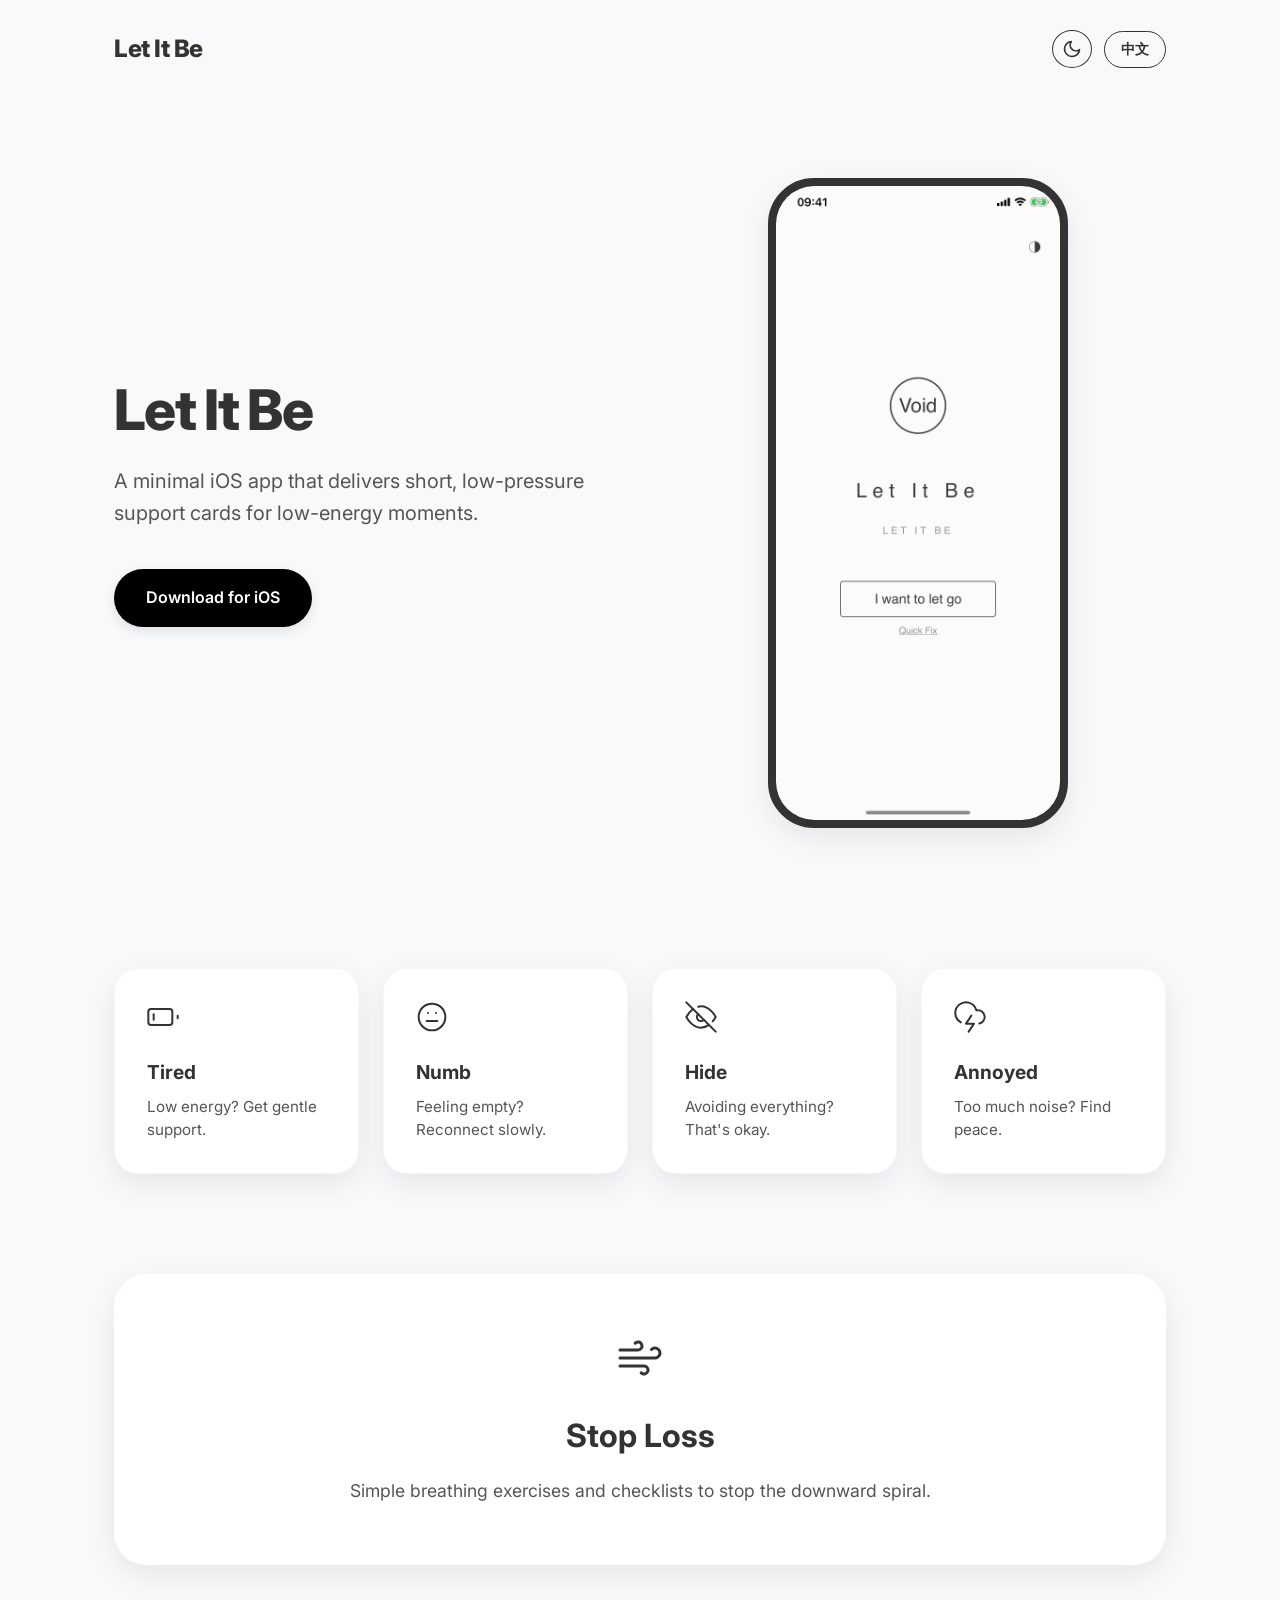
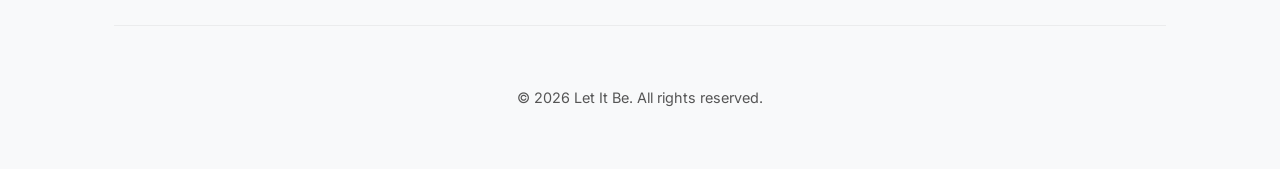
<file: web/index.html>
<!DOCTYPE html>
<html lang="en">
<head>
    <meta charset="UTF-8">
    <meta name="viewport" content="width=device-width, initial-scale=1.0">
    <title>Let It Be - Minimal Support</title>
    <link rel="stylesheet" href="styles.css">
    <link rel="preconnect" href="https://fonts.googleapis.com">
    <link rel="preconnect" href="https://fonts.gstatic.com" crossorigin>
    <link href="https://fonts.googleapis.com/css2?family=Inter:wght@400;500;600;800&display=swap" rel="stylesheet">
</head>
<body>
    <div class="container">
        <header>
            <div class="logo" data-i18n="app_name">Let It Be</div>
            <div class="controls">
                <button id="themeToggle" class="icon-btn" aria-label="Toggle Theme">
                    <!-- Sun Icon -->
                    <svg class="icon-sun" xmlns="http://www.w3.org/2000/svg" width="20" height="20" viewBox="0 0 24 24" fill="none" stroke="currentColor" stroke-width="2" stroke-linecap="round" stroke-linejoin="round"><circle cx="12" cy="12" r="5"></circle><line x1="12" y1="1" x2="12" y2="3"></line><line x1="12" y1="21" x2="12" y2="23"></line><line x1="4.22" y1="4.22" x2="5.64" y2="5.64"></line><line x1="18.36" y1="18.36" x2="19.78" y2="19.78"></line><line x1="1" y1="12" x2="3" y2="12"></line><line x1="21" y1="12" x2="23" y2="12"></line><line x1="4.22" y1="19.78" x2="5.64" y2="18.36"></line><line x1="18.36" y1="5.64" x2="19.78" y2="4.22"></line></svg>
                    <!-- Moon Icon (hidden by default via CSS) -->
                    <svg class="icon-moon" xmlns="http://www.w3.org/2000/svg" width="20" height="20" viewBox="0 0 24 24" fill="none" stroke="currentColor" stroke-width="2" stroke-linecap="round" stroke-linejoin="round"><path d="M21 12.79A9 9 0 1 1 11.21 3 7 7 0 0 0 21 12.79z"></path></svg>
                </button>
                <button id="langToggle" class="lang-switch">中文</button>
            </div>
        </header>

        <section class="hero">
            <div class="hero-content">
                <h1 data-i18n="hero_title">Let It Be</h1>
                <p data-i18n="hero_subtitle">A minimal iOS app that delivers short, low-pressure support cards for low-energy moments.</p>
                <div class="cta-group">
                    <a href="#" class="btn-download" data-i18n="cta_download">Download for iOS</a>
                </div>
            </div>
            <div class="hero-image">
                <div class="phone-frame">
                    <!-- Image source will be set by JS -->
                    <img id="hero-phone-img" src="" alt="Let It Be App Screen">
                </div>
            </div>
        </section>

        <section class="features">
            <div class="grid">
                <div class="feature-card">
                    <span class="card-icon">
                        <!-- Battery Low -->
                        <svg xmlns="http://www.w3.org/2000/svg" width="32" height="32" viewBox="0 0 24 24" fill="none" stroke="currentColor" stroke-width="1.5" stroke-linecap="round" stroke-linejoin="round"><rect x="1" y="6" width="18" height="12" rx="2" ry="2"></rect><line x1="23" y1="13" x2="23" y2="11"></line><line x1="5" y1="10" x2="5" y2="14"></line></svg>
                    </span>
                    <h3 data-i18n="state_tired">Tired</h3>
                    <p data-i18n="state_tired_desc">Low energy? Get gentle support.</p>
                </div>
                <div class="feature-card">
                    <span class="card-icon">
                        <!-- Numb / Circle -->
                        <svg xmlns="http://www.w3.org/2000/svg" width="32" height="32" viewBox="0 0 24 24" fill="none" stroke="currentColor" stroke-width="1.5" stroke-linecap="round" stroke-linejoin="round"><circle cx="12" cy="12" r="10"></circle><line x1="8" y1="15" x2="16" y2="15"></line><line x1="9" y1="9" x2="9.01" y2="9"></line><line x1="15" y1="9" x2="15.01" y2="9"></line></svg>
                    </span>
                    <h3 data-i18n="state_numb">Numb</h3>
                    <p data-i18n="state_numb_desc">Feeling empty? Reconnect slowly.</p>
                </div>
                <div class="feature-card">
                    <span class="card-icon">
                        <!-- Hide / Eye Off -->
                        <svg xmlns="http://www.w3.org/2000/svg" width="32" height="32" viewBox="0 0 24 24" fill="none" stroke="currentColor" stroke-width="1.5" stroke-linecap="round" stroke-linejoin="round"><path d="M17.94 17.94A10.07 10.07 0 0 1 12 20c-7 0-11-8-11-8a18.45 18.45 0 0 1 5.06-5.94M9.9 4.24A9.12 9.12 0 0 1 12 4c7 0 11 8 11 8a18.5 18.5 0 0 1-2.16 3.19m-6.72-1.07a3 3 0 1 1-4.24-4.24"></path><line x1="1" y1="1" x2="23" y2="23"></line></svg>
                    </span>
                    <h3 data-i18n="state_hide">Hide</h3>
                    <p data-i18n="state_hide_desc">Avoiding everything? That's okay.</p>
                </div>
                <div class="feature-card">
                    <span class="card-icon">
                        <!-- Annoyed / Cloud Lightning -->
                        <svg xmlns="http://www.w3.org/2000/svg" width="32" height="32" viewBox="0 0 24 24" fill="none" stroke="currentColor" stroke-width="1.5" stroke-linecap="round" stroke-linejoin="round"><path d="M19 16.9A5 5 0 0 0 18 7h-1.26a8 8 0 1 0-11.62 9"></path><polyline points="13 11 9 17 15 17 11 23"></polyline></svg>
                    </span>
                    <h3 data-i18n="state_annoyed">Annoyed</h3>
                    <p data-i18n="state_annoyed_desc">Too much noise? Find peace.</p>
                </div>
            </div>
        </section>
        
        <section class="stoploss-banner">
             <div class="stoploss-content">
                <span class="big-icon">
                    <!-- Wind -->
                    <svg xmlns="http://www.w3.org/2000/svg" width="48" height="48" viewBox="0 0 24 24" fill="none" stroke="currentColor" stroke-width="1.5" stroke-linecap="round" stroke-linejoin="round"><path d="M9.59 4.59A2 2 0 1 1 11 8H2m10.59 11.41A2 2 0 1 0 14 16H2m15.73-8.27A2.5 2.5 0 1 1 19.5 12H2"></path></svg>
                </span>
                <h2 data-i18n="feature_stoploss">Stop Loss</h2>
                <p data-i18n="feature_stoploss_desc">Simple breathing exercises and checklists to stop the downward spiral.</p>
             </div>
        </section>

        <footer>
            <p data-i18n="footer_copy">&copy; 2026 Let It Be. All rights reserved.</p>
        </footer>
    </div>

    <script src="script.js"></script>
</body>
</html>
</file>
<file: web/styles.css>
/* Reset & Base */
:root {
    --bg-color: #f8f9fa;
    --text-color: #333;
    --accent-color: #555;
    --card-bg: #ffffff;
    --font-main: 'Inter', -apple-system, BlinkMacSystemFont, sans-serif;
    --transition-speed: 0.3s;
    --primary-btn: #000;
    --primary-btn-text: #fff;
    --shadow-soft: 0 10px 30px rgba(0,0,0,0.08);
    --shadow-hover: 0 15px 40px rgba(0,0,0,0.12);
}

[data-theme="dark"] {
    --bg-color: #111;
    --text-color: #eee;
    --card-bg: #222;
    --accent-color: #aaa;
    --primary-btn: #fff;
    --primary-btn-text: #000;
    --shadow-soft: 0 10px 30px rgba(0,0,0,0.3);
    --shadow-hover: 0 15px 40px rgba(0,0,0,0.4);
}

* {
    box-sizing: border-box;
    margin: 0;
    padding: 0;
}

body {
    font-family: var(--font-main);
    background-color: var(--bg-color);
    color: var(--text-color);
    line-height: 1.6;
    transition: background-color var(--transition-speed), color var(--transition-speed);
    -webkit-font-smoothing: antialiased;
}

.container {
    max-width: 1100px;
    margin: 0 auto;
    padding: 0 24px;
}

/* Header */
header {
    display: flex;
    justify-content: space-between;
    align-items: center;
    padding: 30px 0;
}

.logo {
    font-size: 1.5rem;
    font-weight: 800;
    letter-spacing: -0.02em;
}

.controls {
    display: flex;
    align-items: center;
    gap: 12px;
}

.lang-switch, .icon-btn {
    background: transparent;
    border: 1px solid var(--text-color);
    color: var(--text-color);
    cursor: pointer;
    transition: all 0.2s ease;
    display: flex;
    align-items: center;
    justify-content: center;
}

.lang-switch {
    padding: 8px 16px;
    border-radius: 20px;
    font-size: 0.9rem;
    font-weight: 600;
}

.icon-btn {
    width: 40px;
    height: 38px;
    border-radius: 50%;
    border: 1px solid var(--text-color);
    padding: 0;
}

.lang-switch:hover, .icon-btn:hover {
    background-color: var(--text-color);
    color: var(--bg-color);
}

/* Icon visibility logic */
.icon-sun { display: none; }
.icon-moon { display: block; }

[data-theme="dark"] .icon-sun { display: block; }
[data-theme="dark"] .icon-moon { display: none; }


/* Hero Section */
.hero {
    display: flex;
    align-items: center;
    justify-content: space-between;
    padding: 80px 0;
    gap: 60px;
    min-height: 700px; /* Ensure vertical space for the phone */
}

.hero-content {
    flex: 1;
    max-width: 500px;
}

.hero h1 {
    font-size: 3.5rem;
    line-height: 1.1;
    margin-bottom: 24px;
    font-weight: 800;
    letter-spacing: -0.03em;
}

.hero p {
    font-size: 1.25rem;
    color: var(--accent-color);
    margin-bottom: 40px;
    font-weight: 400;
}

.btn-download {
    display: inline-block;
    background-color: var(--primary-btn);
    color: var(--primary-btn-text);
    padding: 16px 32px;
    text-decoration: none;
    border-radius: 50px;
    font-weight: 600;
    transition: transform 0.2s cubic-bezier(0.34, 1.56, 0.64, 1);
    box-shadow: 0 4px 12px rgba(0,0,0,0.1);
}

.btn-download:hover {
    transform: scale(1.05);
}

.hero-image {
    flex: 1;
    display: flex;
    justify-content: center;
}

/* Phone Frame */
.phone-frame {
    width: 300px; /* Slightly larger for the hero */
    height: auto;
    border-radius: 46px; /* Match typical iPhone curve */
    border: 8px solid #333;
    overflow: hidden;
    box-shadow: var(--shadow-soft);
    position: relative;
    background: #000;
    aspect-ratio: 9 / 19.5; /* iPhone aspect ratio */
}

[data-theme="dark"] .phone-frame {
    border-color: #444;
}

.phone-frame img {
    width: 100%;
    height: 100%;
    object-fit: cover;
    display: block;
    opacity: 0;
    transition: opacity 0.5s ease-in-out; 
}

.phone-frame img.loaded {
    opacity: 1;
}

/* Features Grid */
.features {
    padding: 60px 0;
}

.grid {
    display: grid;
    grid-template-columns: repeat(auto-fit, minmax(220px, 1fr));
    gap: 24px;
}

.feature-card {
    background-color: var(--card-bg);
    padding: 32px;
    border-radius: 24px;
    box-shadow: var(--shadow-soft);
    text-align: left;
    transition: transform 0.3s ease, box-shadow 0.3s ease;
    border: 1px solid rgba(0,0,0,0.03);
}

.feature-card:hover {
    transform: translateY(-8px);
    box-shadow: var(--shadow-hover);
}

.card-icon {
    margin-bottom: 16px;
    display: block;
    color: var(--text-color);
}

.feature-card h3 {
    margin-bottom: 8px;
    font-size: 1.2rem;
    font-weight: 700;
}

.feature-card p {
    color: var(--accent-color);
    font-size: 0.95rem;
    line-height: 1.5;
}

/* Stop Loss Banner */
.stoploss-banner {
    background-color: var(--card-bg);
    border-radius: 32px;
    padding: 60px;
    text-align: center;
    margin: 40px 0;
    box-shadow: var(--shadow-soft);
}

.stoploss-content {
    max-width: 600px;
    margin: 0 auto;
}

.big-icon {
    display: block;
    margin-bottom: 20px;
    color: var(--text-color);
}

.stoploss-banner h2 {
    font-size: 2rem;
    margin-bottom: 16px;
}

.stoploss-banner p {
    font-size: 1.1rem;
    color: var(--accent-color);
}

/* Footer */
footer {
    text-align: center;
    padding: 60px 0;
    color: var(--accent-color);
    font-size: 0.9rem;
    border-top: 1px solid rgba(0,0,0,0.05);
    margin-top: 60px;
}

/* Responsive */
@media (max-width: 768px) {
    .hero {
        flex-direction: column;
        text-align: center;
        padding: 40px 0;
        gap: 40px;
    }

    .hero-content {
        max-width: 100%;
    }

    .hero h1 {
        font-size: 2.5rem;
    }
    
    .phone-frame {
        width: 260px;
    }
}
</file>
